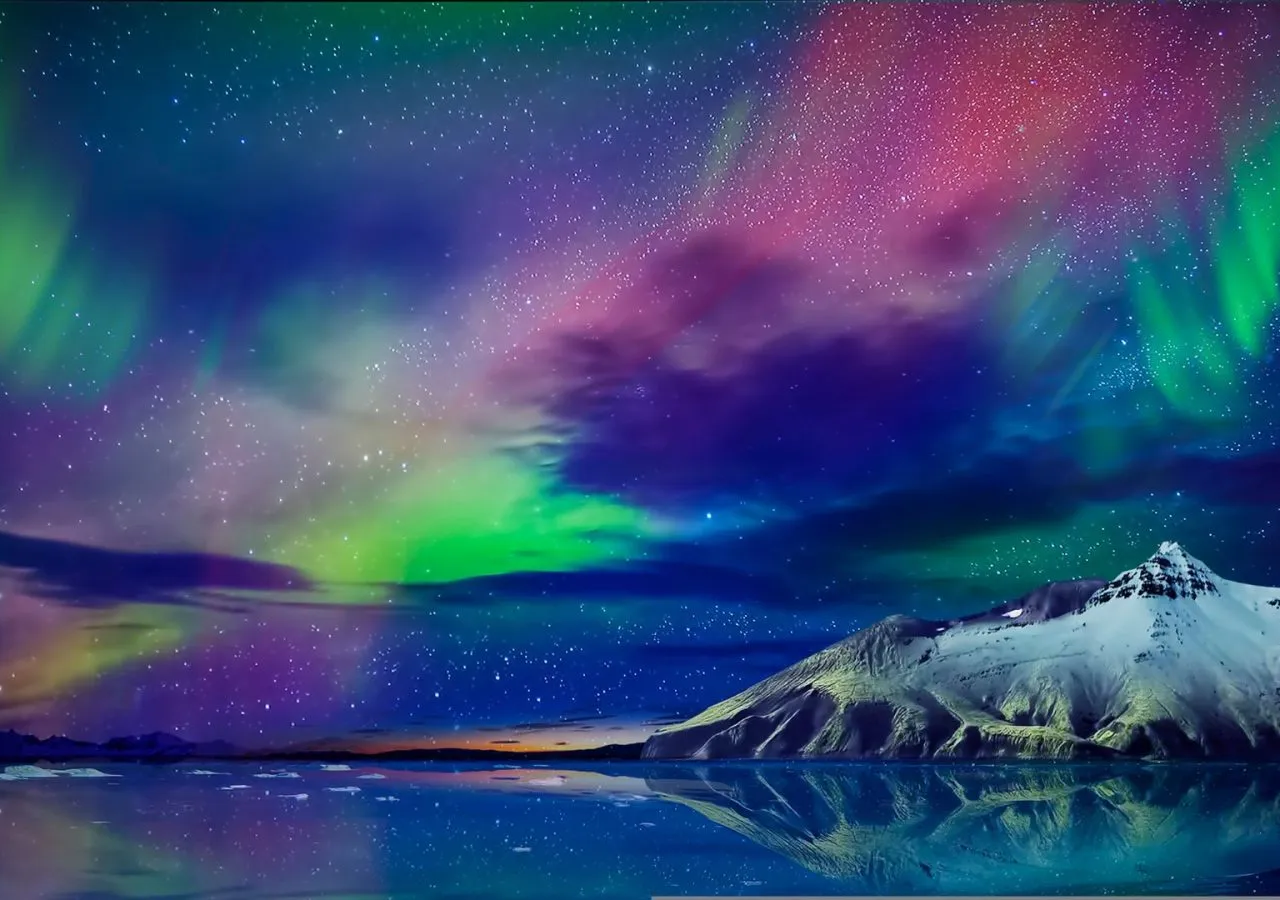
<file: Front-end/index.html>
<!DOCTYPE html>
<html lang="fr">

<head>
  <meta charset="UTF-8">
  <meta http-equiv="X-UA-Compatible" content="IE=edge">
  <meta name="viewport" content="width=device-width, initial-scale=1.0">
  <title>Loading page</title>
  <link rel="stylesheet" href="style.css">
</head>

<body>

  <div class="loading">
    <div class="loading-container">
      <div class="number">
        <span id="loadCount">0</span><span>%</span>
      </div>
      <div id="bar">
        <div id="progress"></div>
      </div>
    </div>
  </div>

  <header></header>


  <script src="./index.js"></script>
</body>

</html>
</file>
<file: Front-end/style.css>
* {
  margin: 0;
}
body {
  overflow: hidden;
}
.loading {
  position: absolute;
  height: 100vh;
  width: 100vw;
  background: #222;
  transition: 0.45s;
}
.loading-container {
  position: absolute;
  top: 50%;
  left: 50%;
  transform: translate(-50%, -70%);
  font-family: "Franklin Gothic Heavy";
  color: white;
  font-size: 7vw;
  text-shadow: 2px 2px 5px rgba(0, 0, 0, 0.3),
    5px 5px 70px rgba(255, 255, 255, 0.5);
}
.number {
  width: 100%;
  text-align: center;
}
#bar {
  width: 300px;
  height: 12px;
  border: 1px solid white;
  box-shadow: 2px 2px 5px rgba(0, 0, 0, 0.3),
    5px 5px 70px rgba(255, 255, 255, 0.5);
}
#progress {
  background: white;
  width: 0%;
  height: 100%;
}
header {
  min-height: 100vh;
  overflow: hidden;
  background: url(./bg.webp) center/cover;
}
</file>
